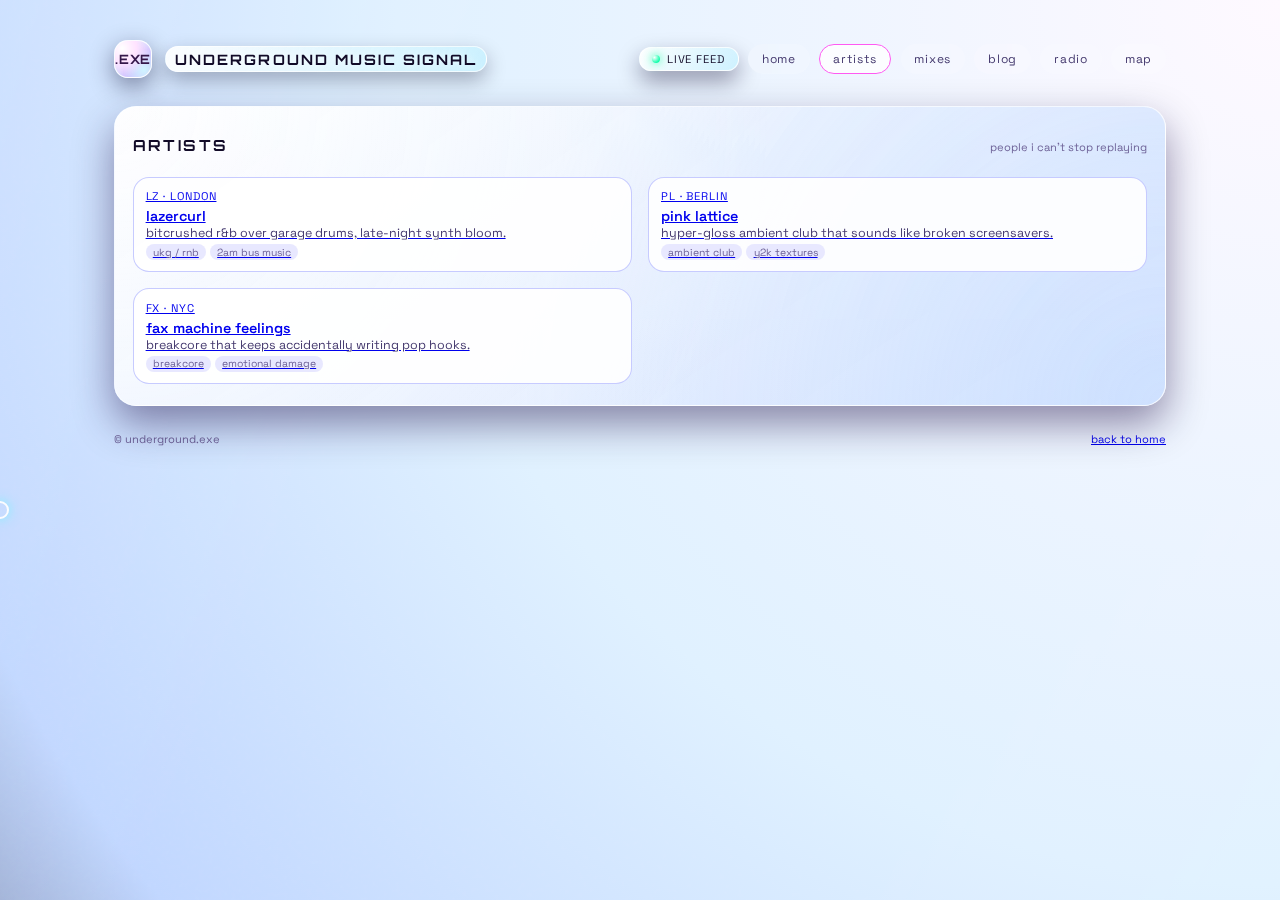
<file: artists.html>
<!DOCTYPE html>
<html lang="en">
<head>
  <meta charset="UTF-8" />
  <title>underground.exe — artists</title>
  <meta name="viewport" content="width=device-width, initial-scale=1" />
  <link rel="preconnect" href="https://fonts.googleapis.com">
  <link rel="preconnect" href="https://fonts.gstatic.com" crossorigin>
  <link href="https://fonts.googleapis.com/css2?family=Space+Grotesk:wght@400;500;700&family=Orbitron:wght@500;700&display=swap" rel="stylesheet">
  <link rel="stylesheet" href="assets/css/main.css" />
</head>
<body data-page="artists">
  <div class="noise-overlay"></div>

  <div class="site">
    <header class="site-header">
      <div class="site-logo">
        <div class="site-logo-badge">.exe</div>
        <div class="site-title">underground music signal</div>
      </div>

      <nav class="site-nav">
        <span class="chip"><span class="chip-dot"></span>live feed</span>
        <a href="index.html">home</a>
        <a href="artists.html" class="is-active">artists</a>
        <a href="mixes.html">mixes</a>
        <a href="blog.html">blog</a>
        <a href="radio.html">radio</a>
        <a href="scene-map.html">map</a>
      </nav>
    </header>

    <main>
      <section class="panel">
        <div class="panel-title-row">
          <h1 class="panel-title">artists</h1>
          <div class="panel-meta">people I can't stop replaying</div>
        </div>

        <div class="artist-grid">
          <a href="artists/lazercurl.html" class="card">
            <div class="artist-avatar-small">LZ · london</div>
            <div class="artist-card-title">lazercurl</div>
            <div class="artist-card-tagline">
              bitcrushed r&amp;b over garage drums, late-night synth bloom.
            </div>
            <div class="artist-badges">
              <span class="artist-badge">ukg / rnb</span>
              <span class="artist-badge">2am bus music</span>
            </div>
          </a>

          <a href="artists/pink-lattice.html" class="card">
            <div class="artist-avatar-small">PL · berlin</div>
            <div class="artist-card-title">pink lattice</div>
            <div class="artist-card-tagline">
              hyper-gloss ambient club that sounds like broken screensavers.
            </div>
            <div class="artist-badges">
              <span class="artist-badge">ambient club</span>
              <span class="artist-badge">y2k textures</span>
            </div>
          </a>

          <a href="artists/fax-machine-feelings.html" class="card">
            <div class="artist-avatar-small">FX · nyc</div>
            <div class="artist-card-title">fax machine feelings</div>
            <div class="artist-card-tagline">
              breakcore that keeps accidentally writing pop hooks.
            </div>
            <div class="artist-badges">
              <span class="artist-badge">breakcore</span>
              <span class="artist-badge">emotional damage</span>
            </div>
          </a>
        </div>
      </section>
    </main>

    <footer class="site-footer">
      <span>© underground.exe</span>
      <span><a href="index.html">back to home</a></span>
    </footer>
  </div>

  <script src="../assets/js/main.js"></script>
</body>
</html>
</file>
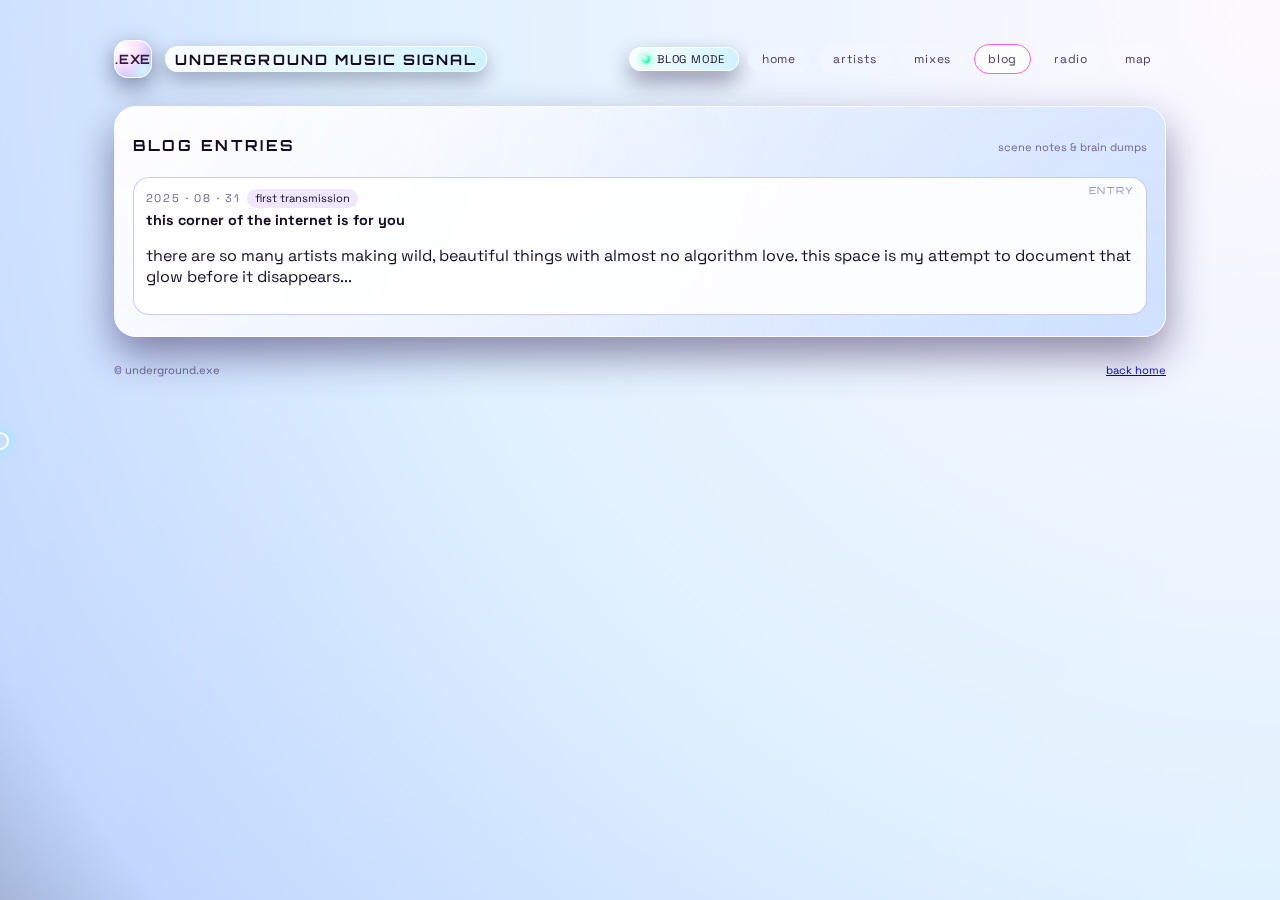
<file: blog.html>
<!DOCTYPE html>
<html lang="en">
<head>
  <meta charset="UTF-8" />
  <title>underground.exe — blog</title>
  <meta name="viewport" content="width=device-width, initial-scale=1" />
  <link rel="preconnect" href="https://fonts.googleapis.com">
  <link rel="preconnect" href="https://fonts.gstatic.com" crossorigin>
  <link href="https://fonts.googleapis.com/css2?family=Space+Grotesk:wght@400;500;700&family=Orbitron:wght@500;700&display=swap" rel="stylesheet">
  <link rel="stylesheet" href="assets/css/main.css" />
</head>
<body data-page="blog">
  <div class="noise-overlay"></div>
  <div class="site">
    <header class="site-header">
      <div class="site-logo">
        <div class="site-logo-badge">.exe</div>
        <div class="site-title">underground music signal</div>
      </div>
      <nav class="site-nav">
        <span class="chip"><span class="chip-dot"></span>blog mode</span>
        <a href="index.html">home</a>
        <a href="artists.html">artists</a>
        <a href="mixes.html">mixes</a>
        <a href="blog.html" class="is-active">blog</a>
        <a href="radio.html">radio</a>
        <a href="scene-map.html">map</a>
      </nav>
    </header>

    <main>
      <section class="panel">
        <div class="panel-title-row">
          <h1 class="panel-title">blog entries</h1>
          <div class="panel-meta">scene notes & brain dumps</div>
        </div>

        <div class="list">
          <article class="card blog-entry">
            <div class="blog-meta-row">
              <div class="blog-date">2025 · 08 · 31</div>
              <span class="blog-tag">first transmission</span>
            </div>
            <h2 style="font-size:0.9rem; margin:0 0 0.2rem;">this corner of the internet is for you</h2>
            <p class="blog-snippet">
              there are so many artists making wild, beautiful things with almost no algorithm love.
              this space is my attempt to document that glow before it disappears...
            </p>
          </article>

          <!-- add more posts the same way -->
        </div>
      </section>
    </main>

    <footer class="site-footer">
      <span>© underground.exe</span>
      <span><a href="index.html">back home</a></span>
    </footer>
  </div>

  <script src="assets/js/main.js"></script>
</body>
</html>
</file>
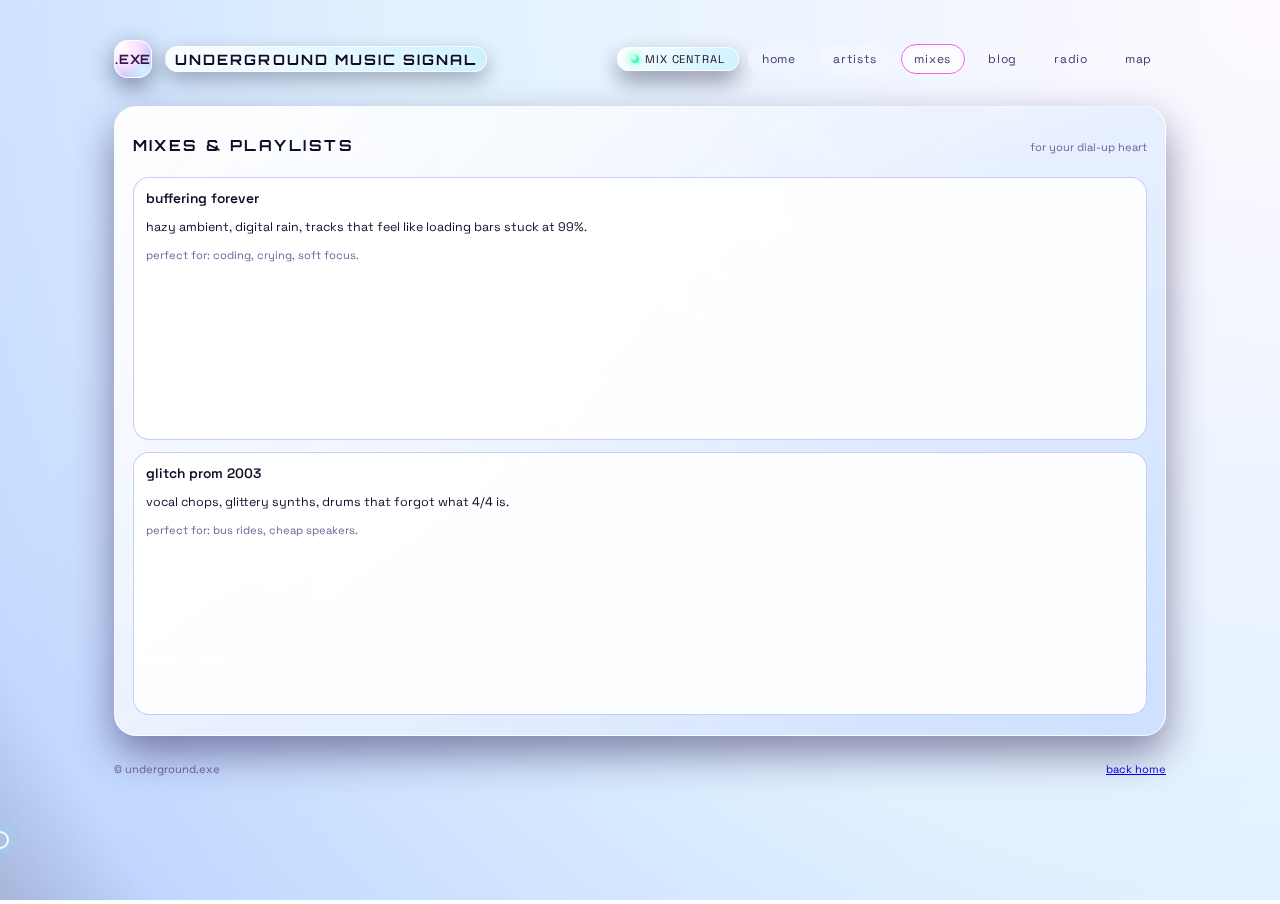
<file: mixes.html>
<!DOCTYPE html>
<html lang="en">
<head>
  <meta charset="UTF-8" />
  <title>underground.exe — mixes & playlists</title>
  <meta name="viewport" content="width=device-width, initial-scale=1" />
  <link rel="preconnect" href="https://fonts.googleapis.com">
  <link rel="preconnect" href="https://fonts.gstatic.com" crossorigin>
  <link href="https://fonts.googleapis.com/css2?family=Space+Grotesk:wght@400;500;700&family=Orbitron:wght@500;700&display=swap" rel="stylesheet">
  <link rel="stylesheet" href="assets/css/main.css" />
</head>
<body data-page="mixes">
  <div class="noise-overlay"></div>
  <div class="site">
    <header class="site-header">
      <div class="site-logo">
        <div class="site-logo-badge">.exe</div>
        <div class="site-title">underground music signal</div>
      </div>
      <nav class="site-nav">
        <span class="chip"><span class="chip-dot"></span>mix central</span>
        <a href="index.html">home</a>
        <a href="artists.html">artists</a>
        <a href="mixes.html" class="is-active">mixes</a>
        <a href="blog.html">blog</a>
        <a href="radio.html">radio</a>
        <a href="scene-map.html">map</a>
      </nav>
    </header>

    <main>
      <section class="panel">
        <div class="panel-title-row">
          <h1 class="panel-title">mixes & playlists</h1>
          <div class="panel-meta">for your dial-up heart</div>
        </div>

        <div class="list">
          <article class="card">
            <div class="playlist-meta">
              <div class="playlist-name">buffering forever</div>
              <p>
                hazy ambient, digital rain, tracks that feel like loading bars stuck at 99%.
              </p>
              <div class="playlist-tag">perfect for: coding, crying, soft focus.</div>
              <!-- replace src with your real Spotify playlist embed -->
              <iframe style="margin-top:0.6rem; border-radius:12px;" src="https://open.spotify.com/embed/playlist/EXAMPLE" width="100%" height="152" frameborder="0" allow="encrypted-media"></iframe>
            </div>
          </article>

          <article class="card">
            <div class="playlist-meta">
              <div class="playlist-name">glitch prom 2003</div>
              <p>vocal chops, glittery synths, drums that forgot what 4/4 is.</p>
              <div class="playlist-tag">perfect for: bus rides, cheap speakers.</div>
              <iframe style="margin-top:0.6rem; border-radius:12px;" src="https://open.spotify.com/embed/playlist/EXAMPLE2" width="100%" height="152" frameborder="0" allow="encrypted-media"></iframe>
            </div>
          </article>
        </div>
      </section>
    </main>

    <footer class="site-footer">
      <span>© underground.exe</span>
      <span><a href="index.html">back home</a></span>
    </footer>
  </div>

  <script src="assets/js/main.js"></script>
</body>
</html>
</file>
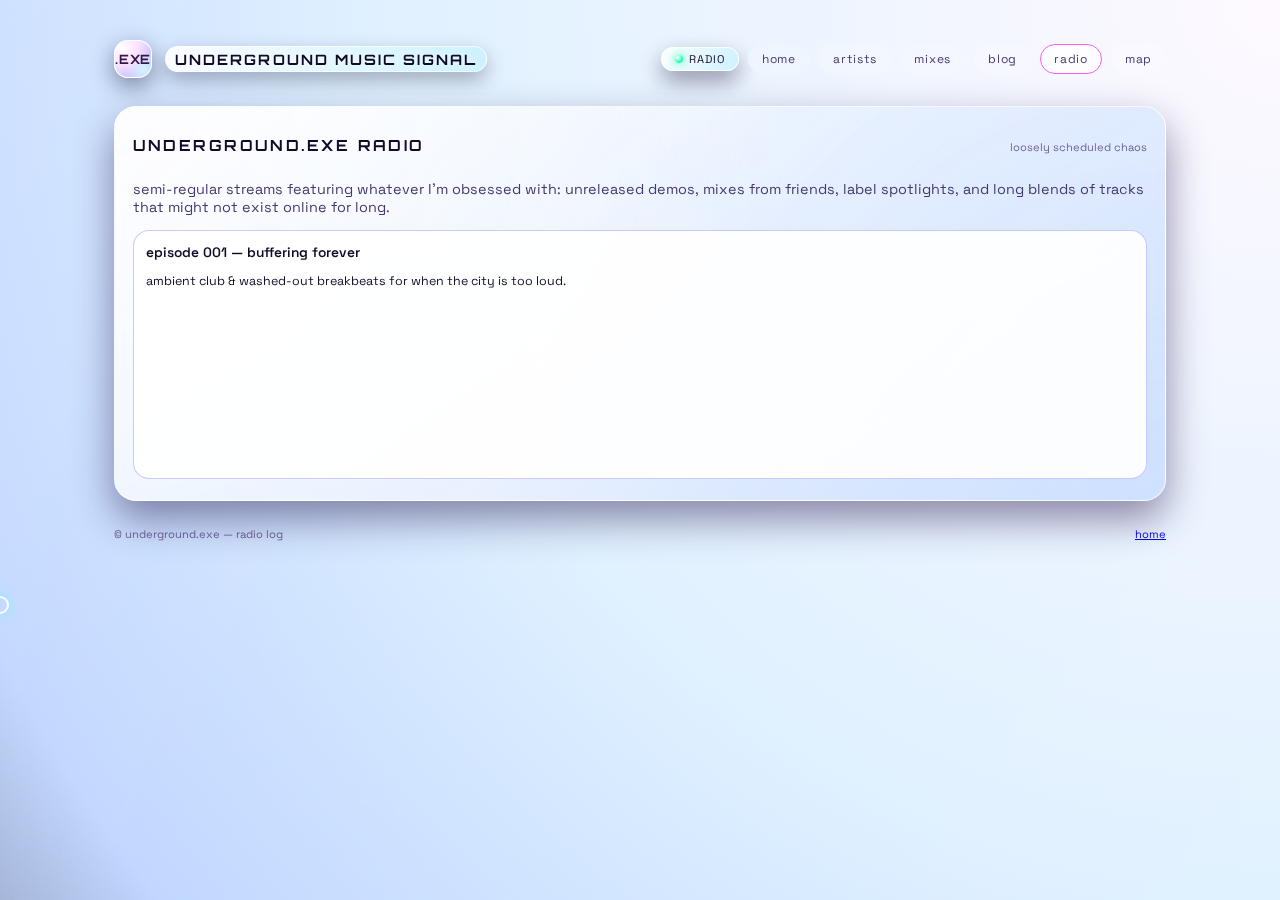
<file: radio.html>
<!DOCTYPE html>
<html lang="en">
<head>
  <meta charset="UTF-8" />
  <title>underground.exe — radio</title>
  <meta name="viewport" content="width=device-width, initial-scale=1" />
  <link rel="preconnect" href="https://fonts.googleapis.com">
  <link rel="preconnect" href="https://fonts.gstatic.com" crossorigin>
  <link href="https://fonts.googleapis.com/css2?family=Space+Grotesk:wght@400;500;700&family=Orbitron:wght@500;700&display=swap" rel="stylesheet">
  <link rel="stylesheet" href="assets/css/main.css" />
</head>
<body data-page="radio">
  <div class="noise-overlay"></div>
  <div class="site">
    <header class="site-header">
      <div class="site-logo">
        <div class="site-logo-badge">.exe</div>
        <div class="site-title">underground music signal</div>
      </div>
      <nav class="site-nav">
        <span class="chip"><span class="chip-dot"></span>radio</span>
        <a href="index.html">home</a>
        <a href="artists.html">artists</a>
        <a href="mixes.html">mixes</a>
        <a href="blog.html">blog</a>
        <a href="radio.html" class="is-active">radio</a>
        <a href="scene-map.html">map</a>
      </nav>
    </header>

    <main>
      <section class="panel">
        <div class="panel-title-row">
          <h1 class="panel-title">underground.exe radio</h1>
          <div class="panel-meta">loosely scheduled chaos</div>
        </div>

        <p style="font-size:0.9rem; color:var(--text-soft);">
          semi-regular streams featuring whatever I’m obsessed with: unreleased demos, mixes
          from friends, label spotlights, and long blends of tracks that might not exist online for long.
        </p>

        <div class="list">
          <article class="card">
            <div class="playlist-meta">
              <div class="playlist-name">episode 001 — buffering forever</div>
              <p>ambient club & washed-out breakbeats for when the city is too loud.</p>
              <!-- embed from mixcloud, soundcloud, or spotify here -->
              <iframe width="100%" height="152" src="https://open.spotify.com/embed/episode/EXAMPLE" frameborder="0" allow="encrypted-media" style="border-radius:12px; margin-top:0.6rem;"></iframe>
            </div>
          </article>
        </div>
      </section>
    </main>

    <footer class="site-footer">
      <span>© underground.exe — radio log</span>
      <span><a href="index.html">home</a></span>
    </footer>
  </div>

  <script src="assets/js/main.js"></script>
</body>
</html>
</file>
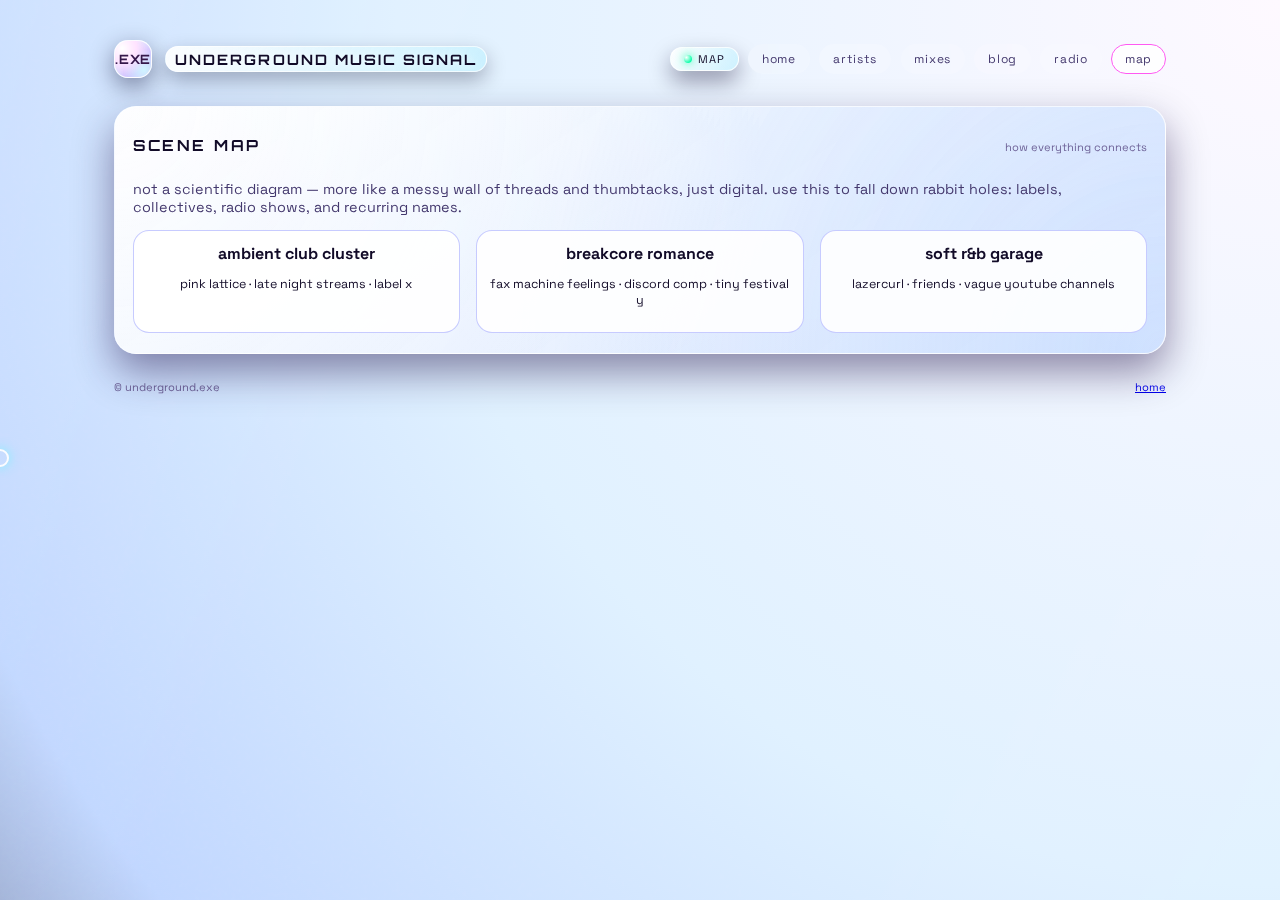
<file: scene-map.html>
<!DOCTYPE html>
<html lang="en">
<head>
  <meta charset="UTF-8" />
  <title>underground.exe — scene map</title>
  <meta name="viewport" content="width=device-width, initial-scale=1" />
  <link rel="preconnect" href="https://fonts.googleapis.com">
  <link rel="preconnect" href="https://fonts.gstatic.com" crossorigin>
  <link href="https://fonts.googleapis.com/css2?family=Space+Grotesk:wght@400;500;700&family=Orbitron:wght@500;700&display=swap" rel="stylesheet">
  <link rel="stylesheet" href="assets/css/main.css" />
</head>
<body data-page="map">
  <div class="noise-overlay"></div>
  <div class="site">
    <header class="site-header">
      <div class="site-logo">
        <div class="site-logo-badge">.exe</div>
        <div class="site-title">underground music signal</div>
      </div>
      <nav class="site-nav">
        <span class="chip"><span class="chip-dot"></span>map</span>
        <a href="index.html">home</a>
        <a href="artists.html">artists</a>
        <a href="mixes.html">mixes</a>
        <a href="blog.html">blog</a>
        <a href="radio.html">radio</a>
        <a href="scene-map.html" class="is-active">map</a>
      </nav>
    </header>

    <main>
      <section class="panel">
        <div class="panel-title-row">
          <h1 class="panel-title">scene map</h1>
          <div class="panel-meta">how everything connects</div>
        </div>

        <p style="font-size:0.9rem; color:var(--text-soft);">
          not a scientific diagram — more like a messy wall of threads and thumbtacks, just digital.
          use this to fall down rabbit holes: labels, collectives, radio shows, and recurring names.
        </p>

        <div class="scene-map-grid">
          <div class="card scene-node">
            <strong>ambient club cluster</strong>
            <p style="font-size:0.78rem;">
              pink lattice · late night streams · label x
            </p>
          </div>
          <div class="card scene-node">
            <strong>breakcore romance</strong>
            <p style="font-size:0.78rem;">
              fax machine feelings · discord comp · tiny festival y
            </p>
          </div>
          <div class="card scene-node">
            <strong>soft r&amp;b garage</strong>
            <p style="font-size:0.78rem;">
              lazercurl · friends · vague youtube channels
            </p>
          </div>
        </div>
      </section>
    </main>

    <footer class="site-footer">
      <span>© underground.exe</span>
      <span><a href="index.html">home</a></span>
    </footer>
  </div>

  <script src="assets/js/main.js"></script>
</body>
</html>
</file>
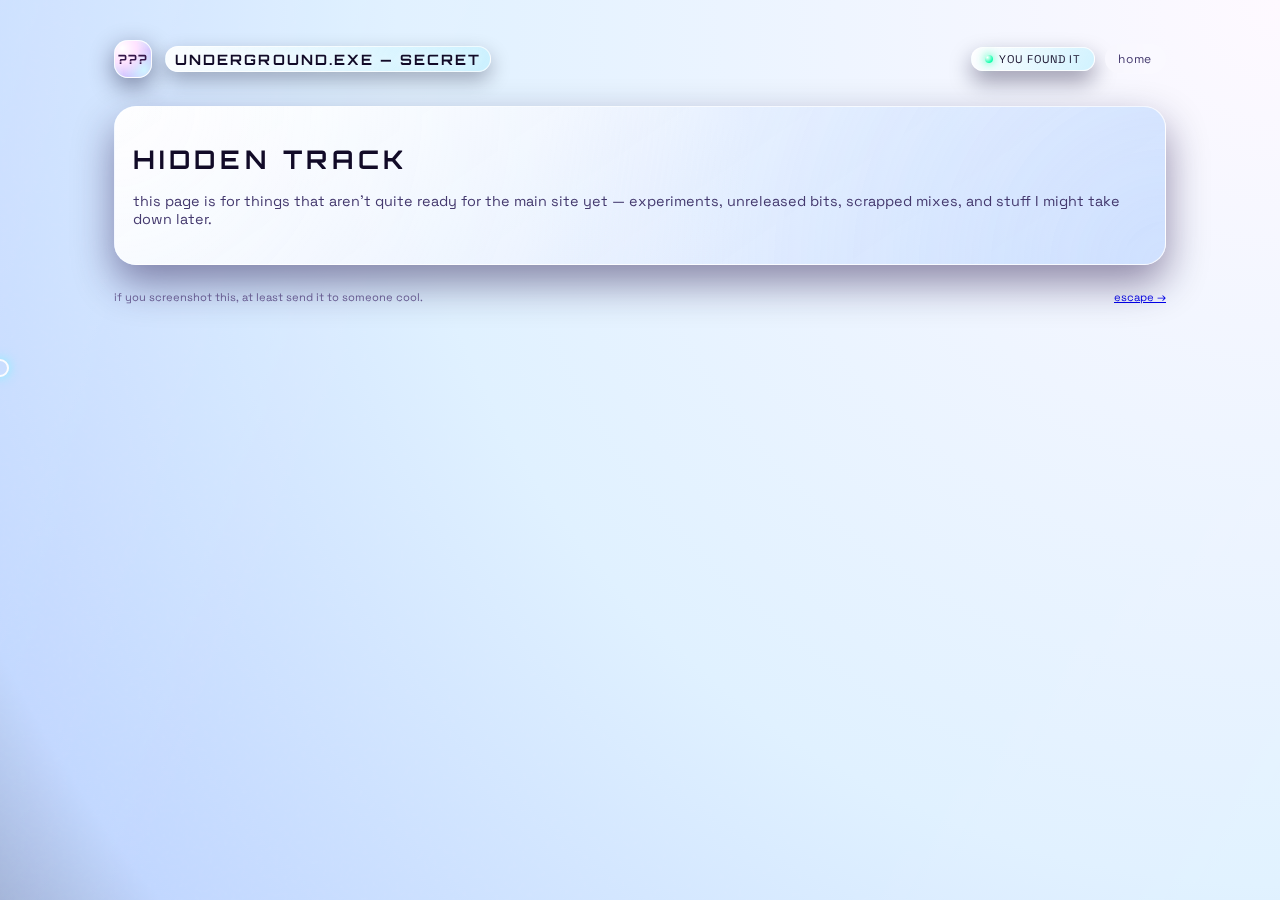
<file: secret.html>
<!DOCTYPE html>
<html lang="en">
<head>
  <meta charset="UTF-8" />
  <title>[redacted] — underground.exe</title>
  <meta name="viewport" content="width=device-width, initial-scale=1" />
  <link rel="preconnect" href="https://fonts.googleapis.com">
  <link rel="preconnect" href="https://fonts.gstatic.com" crossorigin>
  <link href="https://fonts.googleapis.com/css2?family=Space+Grotesk:wght@400;500;700&family=Orbitron:wght@500;700&display=swap" rel="stylesheet">
  <link rel="stylesheet" href="assets/css/main.css" />
</head>
<body data-page="secret">
  <div class="noise-overlay"></div>
  <div class="site">
    <header class="site-header">
      <div class="site-logo">
        <div class="site-logo-badge">???</div>
        <div class="site-title">underground.exe — secret</div>
      </div>
      <nav class="site-nav">
        <span class="chip"><span class="chip-dot"></span>you found it</span>
        <a href="index.html">home</a>
      </nav>
    </header>

    <main>
      <section class="panel">
        <h1 class="secret-big">hidden track</h1>
        <p style="font-size:0.9rem; color:var(--text-soft);">
          this page is for things that aren’t quite ready for the main site yet — experiments, unreleased bits,
          scrapped mixes, and stuff I might take down later.
        </p>

        <!-- put secret embeds or tracks here -->
      </section>
    </main>

    <footer class="site-footer">
      <span>if you screenshot this, at least send it to someone cool.</span>
      <span><a href="index.html">escape →</a></span>
    </footer>
  </div>

  <script src="assets/js/main.js"></script>
</body>
</html>
</file>
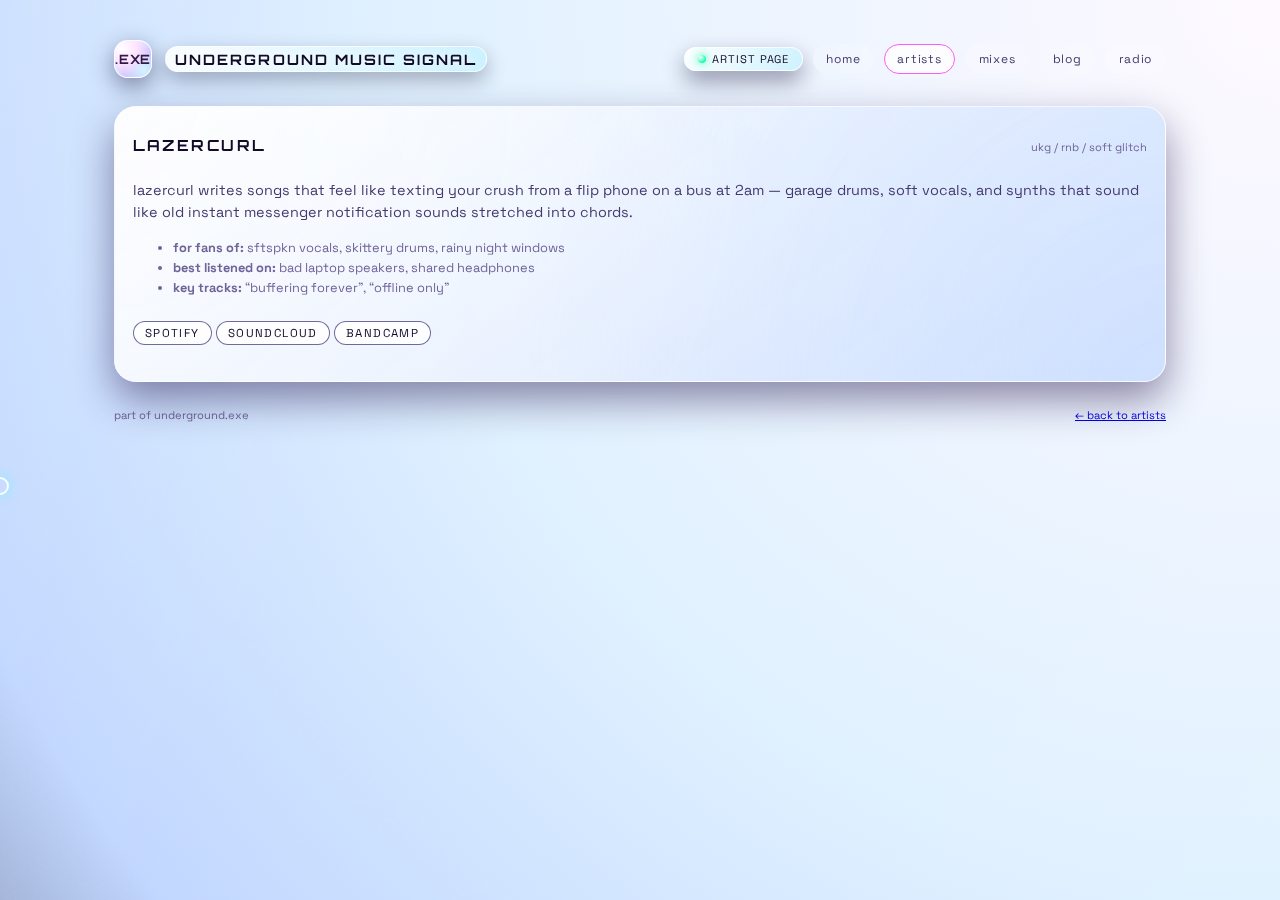
<file: artists/fax-machine feelings.html>
<!DOCTYPE html>
<html lang="en">
<head>
  <meta charset="UTF-8" />
  <title>lazercurl — underground.exe</title>
  <meta name="viewport" content="width=device-width, initial-scale=1" />
  <link rel="preconnect" href="https://fonts.googleapis.com">
  <link rel="preconnect" href="https://fonts.gstatic.com" crossorigin>
  <link href="https://fonts.googleapis.com/css2?family=Space+Grotesk:wght@400;500;700&family=Orbitron:wght@500;700&display=swap" rel="stylesheet">
  <link rel="stylesheet" href="../assets/css/main.css" />
</head>
<body data-page="artist-detail">
  <div class="noise-overlay"></div>
  <div class="site">
    <header class="site-header">
      <div class="site-logo">
        <div class="site-logo-badge">.exe</div>
        <div class="site-title">underground music signal</div>
      </div>
      <nav class="site-nav">
        <span class="chip"><span class="chip-dot"></span>artist page</span>
        <a href="../index.html">home</a>
        <a href="../artists.html" class="is-active">artists</a>
        <a href="../mixes.html">mixes</a>
        <a href="../blog.html">blog</a>
        <a href="../radio.html">radio</a>
      </nav>
    </header>

    <main>
      <section class="panel">
        <div class="panel-title-row">
          <h1 class="panel-title">lazercurl</h1>
          <div class="panel-meta">ukg / rnb / soft glitch</div>
        </div>

        <p style="font-size:0.9rem; color:var(--text-soft); line-height:1.5;">
          lazercurl writes songs that feel like texting your crush from a flip phone
          on a bus at 2am — garage drums, soft vocals, and synths that sound like
          old instant messenger notification sounds stretched into chords.
        </p>

        <ul style="font-size:0.8rem; color:var(--text-muted); line-height:1.6;">
          <li><strong>for fans of:</strong> sftspkn vocals, skittery drums, rainy night windows</li>
          <li><strong>best listened on:</strong> bad laptop speakers, shared headphones</li>
          <li><strong>key tracks:</strong> “buffering forever”, “offline only”</li>
        </ul>

        <p style="margin-top:1rem;">
          <a class="playlist-link" href="#" target="_blank">spotify</a>
          <a class="playlist-link" href="#" target="_blank">soundcloud</a>
          <a class="playlist-link" href="#" target="_blank">bandcamp</a>
        </p>
      </section>
    </main>

    <footer class="site-footer">
      <span>part of underground.exe</span>
      <span><a href="../artists.html">← back to artists</a></span>
    </footer>
  </div>

  <script src="../assets/js/main.js"></script>
</body>
</html>
</file>
<file: assets/css/main.css>
/* assets/css/main.css */

/* ---- ROOT + GLOBAL ---- */

:root {
  --bg-gradient: radial-gradient(circle at top, #fef9ff 0%, #e0f1ff 40%, #c1d7ff 65%, #090016 100%);
  --surface: rgba(255, 255, 255, 0.25);
  --surface-strong: rgba(255, 255, 255, 0.4);
  --border-subtle: rgba(255, 255, 255, 0.7);
  --accent: #ff5af2;
  --accent-alt: #73f5ff;
  --text-main: #120b28;
  --text-soft: #44396e;
  --text-muted: #6f6499;
  --shadow-soft: 0 18px 40px rgba(20, 0, 60, 0.45);
  --radius-lg: 22px;
  --radius-pill: 999px;
  --noise-opacity: 0.12;
}

* {
  box-sizing: border-box;
}

html {
  scroll-behavior: smooth;
}

body {
  margin: 0;
  font-family: "Space Grotesk", system-ui, -apple-system, BlinkMacSystemFont, sans-serif;
  color: var(--text-main);
  min-height: 100vh;
  background-image: var(--bg-gradient);
  background-attachment: fixed;
  background-size: 200% 200%;
  animation: bg-shift 28s linear infinite alternate;
  position: relative;
  padding-bottom: 4rem;
}

@keyframes bg-shift {
  0% { background-position: 0% 0%; }
  100% { background-position: 100% 100%; }
}

/* Glass reflection */
body::before {
  content: "";
  position: fixed;
  inset: 0;
  background: linear-gradient(115deg, rgba(255, 255, 255, 0.18), transparent 35%, transparent 65%, rgba(255, 255, 255, 0.09));
  mix-blend-mode: soft-light;
  pointer-events: none;
  z-index: 0;
}

/* Noise overlay */
.noise-overlay {
  pointer-events: none;
  position: fixed;
  inset: 0;
  opacity: var(--noise-opacity);
  mix-blend-mode: soft-light;
  background-image: url("data:image/svg+xml,%3Csvg viewBox='0 0 160 160' xmlns='http://www.w3.org/2000/svg'%3E%3Cfilter id='n'%3E%3CfeTurbulence type='fractalNoise' baseFrequency='1.2' numOctaves='2' stitchTiles='noStitch'/%3E%3C/filter%3E%3Crect width='100%25' height='100%25' filter='url(%23n)' opacity='0.55'/%3E%3C/svg%3E");
  z-index: 0;
}

/* Layout shell used by all pages */

.site {
  position: relative;
  z-index: 1;
  max-width: 1100px;
  margin: 0 auto;
  padding: 1.75rem 1.25rem 3rem;
}

@media (min-width: 900px) {
  .site {
    padding: 2.5rem 1.5rem 4rem;
  }
}

/* ---- HEADER / NAV ---- */

.site-header {
  display: flex;
  align-items: center;
  justify-content: space-between;
  gap: 1rem;
  margin-bottom: 1.75rem;
}

.site-logo {
  display: flex;
  align-items: center;
  gap: 0.8rem;
}

.site-logo-badge {
  width: 38px;
  height: 38px;
  border-radius: 14px;
  background: radial-gradient(circle at 20% 20%, #ffffff, #ffe3ff 35%, #ffe3ff00 70%),
              radial-gradient(circle at 80% 80%, #cff4ff, #d2c4ff 50%, #ffffff00 75%);
  border: 1px solid rgba(255, 255, 255, 0.9);
  box-shadow: 0 8px 24px rgba(0, 0, 40, 0.45);
  display: grid;
  place-items: center;
  font-size: 0.8rem;
  font-weight: 700;
  letter-spacing: 0.06em;
  color: #35174a;
  text-transform: uppercase;
  font-family: "Orbitron", system-ui, sans-serif;
}

.site-title {
  font-weight: 700;
  letter-spacing: 0.14em;
  text-transform: uppercase;
  font-size: 0.9rem;
  padding: 0.2rem 0.6rem;
  border-radius: var(--radius-pill);
  border: 1px solid rgba(255, 255, 255, 0.7);
  background: linear-gradient(120deg, rgba(255, 255, 255, 0.9), rgba(192, 240, 255, 0.7));
  box-shadow: 0 8px 20px rgba(0, 0, 30, 0.3);
  text-shadow: 0 0 8px rgba(255, 255, 255, 0.9);
  font-family: "Orbitron", system-ui, sans-serif;
}

.site-nav {
  display: flex;
  align-items: center;
  gap: 0.6rem;
  flex-wrap: wrap;
  justify-content: flex-end;
}

.site-nav a {
  text-decoration: none;
  font-size: 0.75rem;
  text-transform: lowercase;
  letter-spacing: 0.06em;
  padding: 0.35rem 0.8rem;
  border-radius: var(--radius-pill);
  border: 1px solid transparent;
  background: rgba(255, 255, 255, 0.2);
  color: var(--text-soft);
  backdrop-filter: blur(18px);
  -webkit-backdrop-filter: blur(18px);
  transition: 0.18s ease;
}

.site-nav a:hover {
  border-color: var(--accent-alt);
  box-shadow: 0 0 0 1px rgba(255, 255, 255, 0.7), 0 0 24px rgba(115, 245, 255, 0.6);
  transform: translateY(-1px);
}

/* Active nav link */
.site-nav a.is-active {
  border-color: var(--accent);
  background: rgba(255, 255, 255, 0.8);
}

/* little live indicator chip */
.chip {
  border-radius: var(--radius-pill);
  border: 1px solid rgba(255, 255, 255, 0.8);
  background: linear-gradient(120deg, rgba(255, 255, 255, 0.9), rgba(192, 240, 255, 0.7));
  font-size: 0.7rem;
  padding: 0.25rem 0.8rem;
  text-transform: uppercase;
  letter-spacing: 0.08em;
  display: inline-flex;
  align-items: center;
  gap: 0.4rem;
  box-shadow: 0 10px 22px rgba(8, 0, 40, 0.4);
  white-space: nowrap;
}

.chip-dot {
  width: 8px;
  height: 8px;
  border-radius: 999px;
  background: radial-gradient(circle at 30% 30%, #fff, #0fffab 70%);
  box-shadow: 0 0 10px rgba(0, 255, 160, 0.9);
}

/* ---- PANELS / CARDS ---- */

.panel {
  border-radius: var(--radius-lg);
  border: 1px solid var(--border-subtle);
  padding: 1.2rem 1.1rem 1.3rem;
  background: linear-gradient(145deg, rgba(255, 255, 255, 0.94), rgba(212, 227, 255, 0.9));
  box-shadow: var(--shadow-soft);
  position: relative;
  overflow: hidden;
}

.panel::before {
  content: "";
  position: absolute;
  inset: 0;
  background-image: radial-gradient(circle at 0 0, rgba(255, 255, 255, 0.45), transparent 60%),
                    radial-gradient(circle at 100% 100%, rgba(188, 214, 255, 0.38), transparent 60%);
  opacity: 0.9;
  pointer-events: none;
}

.panel > * {
  position: relative;
  z-index: 1;
}

.panel-title-row {
  display: flex;
  align-items: baseline;
  justify-content: space-between;
  gap: 0.5rem;
  margin-bottom: 0.7rem;
}

.panel-title {
  font-size: 0.95rem;
  text-transform: uppercase;
  letter-spacing: 0.16em;
  font-family: "Orbitron", system-ui, sans-serif;
}

.panel-meta {
  font-size: 0.7rem;
  color: var(--text-muted);
  text-transform: lowercase;
}

/* Shared card hover */
.card {
  border-radius: 16px;
  background: rgba(255, 255, 255, 0.92);
  border: 1px solid rgba(185, 190, 255, 0.8);
  padding: 0.7rem 0.75rem;
  position: relative;
  overflow: hidden;
  transition: transform 0.16s ease, box-shadow 0.16s ease;
}

.card::after {
  content: "";
  position: absolute;
  inset: 0;
  background: linear-gradient(120deg, rgba(255, 255, 255, 0.45), transparent 60%);
  mix-blend-mode: screen;
  opacity: 0;
  transition: opacity 0.16s ease;
  pointer-events: none;
}

.card:hover {
  transform: translateY(-2px);
  box-shadow: 0 16px 28px rgba(16, 0, 60, 0.35);
}

.card:hover::after {
  opacity: 1;
}

/* ---- GRID HELPERS ---- */

.grid-two {
  display: grid;
  gap: 1.5rem;
  margin-bottom: 1.5rem;
}

@media (min-width: 960px) {
  .grid-two {
    grid-template-columns: 1.35fr 1.1fr;
    align-items: flex-start;
  }
}

/* ---- HERO (used on index) ---- */

.hero {
  margin-bottom: 2.25rem;
  display: grid;
  gap: 1.8rem;
}

@media (min-width: 860px) {
  .hero {
    grid-template-columns: 1.4fr 1.1fr;
    align-items: stretch;
  }
}

.hero-main {
  padding: 1.6rem 1.4rem 1.8rem;
  border-radius: 26px;
  border: 1px solid rgba(255, 255, 255, 0.85);
  background: radial-gradient(circle at top left, rgba(255, 255, 255, 0.96), rgba(219, 240, 255, 0.88));
  box-shadow: var(--shadow-soft);
  position: relative;
  overflow: hidden;
}

.hero-main::before {
  content: "";
  position: absolute;
  width: 230px;
  height: 230px;
  border-radius: 100%;
  background: radial-gradient(circle, rgba(255, 255, 255, 0.9), rgba(115, 245, 255, 0.0));
  top: -80px;
  right: -80px;
  opacity: 0.9;
}

.hero-main-inner {
  position: relative;
  z-index: 1;
}

.hero-eyebrow {
  font-size: 0.75rem;
  letter-spacing: 0.16em;
  text-transform: uppercase;
  color: var(--text-muted);
  margin-bottom: 0.4rem;
}

.hero-title {
  font-size: clamp(1.9rem, 3vw, 2.35rem);
  line-height: 1.15;
  text-transform: lowercase;
  letter-spacing: 0.02em;
  margin: 0 0 0.6rem;
  font-family: "Orbitron", system-ui, sans-serif;
}

.hero-title span {
  background: linear-gradient(120deg, #ff33f3, #73f5ff);
  -webkit-background-clip: text;
  background-clip: text;
  color: transparent;
}

.hero-subtitle {
  font-size: 0.95rem;
  color: var(--text-soft);
  max-width: 40rem;
  margin-bottom: 1.2rem;
}

.hero-tags {
  display: flex;
  flex-wrap: wrap;
  gap: 0.45rem;
  margin-bottom: 1.2rem;
}

.hero-tag {
  font-size: 0.7rem;
  padding: 0.28rem 0.7rem;
  border-radius: var(--radius-pill);
  border: 1px solid rgba(150, 140, 255, 0.7);
  background: linear-gradient(120deg, #f4ebff, rgba(243, 246, 255, 0.4));
  text-transform: lowercase;
  letter-spacing: 0.05em;
}

.hero-footnote {
  font-size: 0.75rem;
  color: var(--text-muted);
  opacity: 0.9;
}

/* ---- NOW PLAYING / SPOTIFY BLOCK ---- */

.now-playing {
  border-radius: 24px;
  border: 1px solid var(--border-subtle);
  background: radial-gradient(circle at top left, rgba(255, 255, 255, 0.95), rgba(186, 214, 255, 0.85));
  box-shadow: var(--shadow-soft);
  padding: 1.1rem 1rem;
  display: grid;
  grid-template-columns: auto 1fr;
  gap: 1rem;
  align-items: center;
  position: relative;
  overflow: hidden;
}

.now-playing::after {
  content: "";
  position: absolute;
  inset: 0;
  background: linear-gradient(135deg, rgba(255, 255, 255, 0.2), transparent 40%, transparent 60%, rgba(255, 255, 255, 0.05));
  mix-blend-mode: screen;
  pointer-events: none;
}

.np-art {
  width: 72px;
  height: 72px;
  border-radius: 18px;
  background: conic-gradient(from 200deg, #ff5af2, #73f5ff, #ffe86a, #ff5af2);
  padding: 3px;
  box-shadow: 0 10px 24px rgba(10, 0, 40, 0.7);
}

.np-art-inner {
  width: 100%;
  height: 100%;
  border-radius: inherit;
  background: radial-gradient(circle at 30% 25%, #ffffff, #f1e6ff, #cfddff);
  display: grid;
  place-items: center;
  font-size: 0.65rem;
  text-transform: uppercase;
  letter-spacing: 0.12em;
  color: var(--text-soft);
}

.np-meta {
  display: flex;
  flex-direction: column;
  gap: 0.35rem;
  position: relative;
  z-index: 1;
}

.np-label {
  font-size: 0.7rem;
  letter-spacing: 0.16em;
  text-transform: uppercase;
  color: var(--text-muted);
}

.np-track {
  font-size: 0.9rem;
  font-weight: 600;
}

.np-artist {
  font-size: 0.8rem;
  color: var(--text-soft);
}

.np-extra {
  font-size: 0.75rem;
  color: var(--text-muted);
}

.np-progress {
  font-size: 0.7rem;
  color: var(--text-muted);
  font-family: "Orbitron", system-ui, sans-serif;
}

/* ---- LISTS & BLOG ---- */

.list {
  display: flex;
  flex-direction: column;
  gap: 0.75rem;
  margin-top: 0.6rem;
}

.blog-entry {
  position: relative;
}

.blog-entry::before {
  content: "entry";
  position: absolute;
  top: 0.4rem;
  right: 0.7rem;
  font-size: 0.6rem;
  letter-spacing: 0.18em;
  text-transform: uppercase;
  color: rgba(140, 130, 200, 0.9);
  font-family: "Orbitron", system-ui, sans-serif;
}

.blog-meta-row {
  display: flex;
  flex-wrap: wrap;
  gap: 0.4rem;
  align-items: center;
  margin-bottom: 0.2rem;
}

.blog-date {
  font-size: 0.7rem;
  text-transform: uppercase;
  letter-spacing: 0.16em;
  color: var(--text-muted);
}

.blog-tag {
  font-size: 0.7rem;
  background: rgba(238, 228, 255, 0.9);
  padding: 0.16rem 0.5rem;
  border-radius: 999px;
}

/* ---- ARTISTS ---- */

.artist-grid {
  display: grid;
  gap: 1rem;
}

@media (min-width: 700px) {
  .artist-grid {
    grid-template-columns: repeat(2, minmax(0, 1fr));
  }
}

.artist-card-title {
  font-size: 0.9rem;
  font-weight: 600;
}

.artist-card-tagline {
  font-size: 0.78rem;
  color: var(--text-soft);
}

.artist-badges {
  display: flex;
  flex-wrap: wrap;
  gap: 0.25rem;
  margin-top: 0.2rem;
}

.artist-badge {
  font-size: 0.65rem;
  padding: 0.1rem 0.45rem;
  border-radius: 999px;
  background: rgba(230, 230, 255, 0.9);
  color: var(--text-muted);
}

.artist-avatar-small {
  font-size: 0.7rem;
  text-transform: uppercase;
  letter-spacing: 0.08em;
  margin-bottom: 0.25rem;
}

/* ---- MIXES ---- */

.playlist-meta {
  font-size: 0.78rem;
}

.playlist-name {
  font-weight: 600;
  font-size: 0.86rem;
  margin-bottom: 0.1rem;
}

.playlist-tag {
  font-size: 0.7rem;
  color: var(--text-muted);
  margin-top: 0.1rem;
}

.playlist-link {
  font-size: 0.72rem;
  text-transform: uppercase;
  letter-spacing: 0.12em;
  border-radius: 999px;
  padding: 0.25rem 0.7rem;
  border: 1px solid rgba(19, 7, 92, 0.6);
  text-decoration: none;
  color: var(--text-main);
  background: rgba(255, 255, 255, 0.9);
  display: inline-block;
  margin-top: 0.35rem;
}

/* ---- GUESTBOOK ---- */

.guestbook {
  margin-top: 0.8rem;
  font-size: 0.8rem;
}

.guestbook label {
  display: block;
  font-size: 0.72rem;
  text-transform: uppercase;
  letter-spacing: 0.14em;
  margin-bottom: 0.25rem;
  color: var(--text-muted);
}

.guestbook input,
.guestbook textarea {
  width: 100%;
  font-family: inherit;
  font-size: 0.8rem;
  border-radius: 14px;
  border: 1px solid rgba(150, 145, 235, 0.9);
  padding: 0.45rem 0.55rem;
  background: rgba(255, 255, 255, 0.96);
  outline: none;
  margin-bottom: 0.4rem;
}

.guestbook textarea {
  resize: vertical;
  min-height: 70px;
}

.guestbook button {
  border-radius: 999px;
  border: 1px solid rgba(16, 0, 50, 0.7);
  background: radial-gradient(circle at top, #250054, #01000a);
  color: #fefbff;
  font-size: 0.72rem;
  padding: 0.35rem 0.9rem;
  text-transform: lowercase;
  cursor: pointer;
  box-shadow: 0 10px 18px rgba(3, 0, 18, 0.7);
}

.guestbook-log {
  margin-top: 0.5rem;
  padding-top: 0.5rem;
  border-top: 1px dashed rgba(180, 176, 240, 0.8);
  font-size: 0.75rem;
  color: var(--text-soft);
}

/* ---- SCENE MAP ---- */

.scene-map-grid {
  display: grid;
  gap: 1rem;
  margin-top: 0.8rem;
}

@media (min-width: 800px) {
  .scene-map-grid {
    grid-template-columns: repeat(3, minmax(0, 1fr));
  }
}

.scene-node {
  text-align: center;
}

/* ---- SECRET / 404 ---- */

.secret-big {
  font-family: "Orbitron", system-ui, sans-serif;
  font-size: 1.6rem;
  text-transform: uppercase;
  letter-spacing: 0.18em;
}

/* ---- FOOTER ---- */

.site-footer {
  margin-top: 1.6rem;
  font-size: 0.7rem;
  color: var(--text-muted);
  display: flex;
  justify-content: space-between;
  gap: 0.5rem;
  flex-wrap: wrap;
}

/* ---- CUSTOM CURSOR ---- */

body {
  cursor: none; /* hide default */
}

.cursor-dot {
  position: fixed;
  width: 18px;
  height: 18px;
  border-radius: 50%;
  border: 2px solid rgba(255, 255, 255, 0.9);
  box-shadow: 0 0 12px rgba(115, 245, 255, 0.8);
  pointer-events: none;
  transform: translate(-50%, -50%);
  z-index: 9999;
  transition: transform 0.08s ease-out, width 0.08s ease-out, height 0.08s ease-out;
}

.cursor-dot.is-big {
  width: 28px;
  height: 28px;
}

/* Elements that cause the cursor to grow */
a, button, .card {
  cursor: none;
}
</file>
